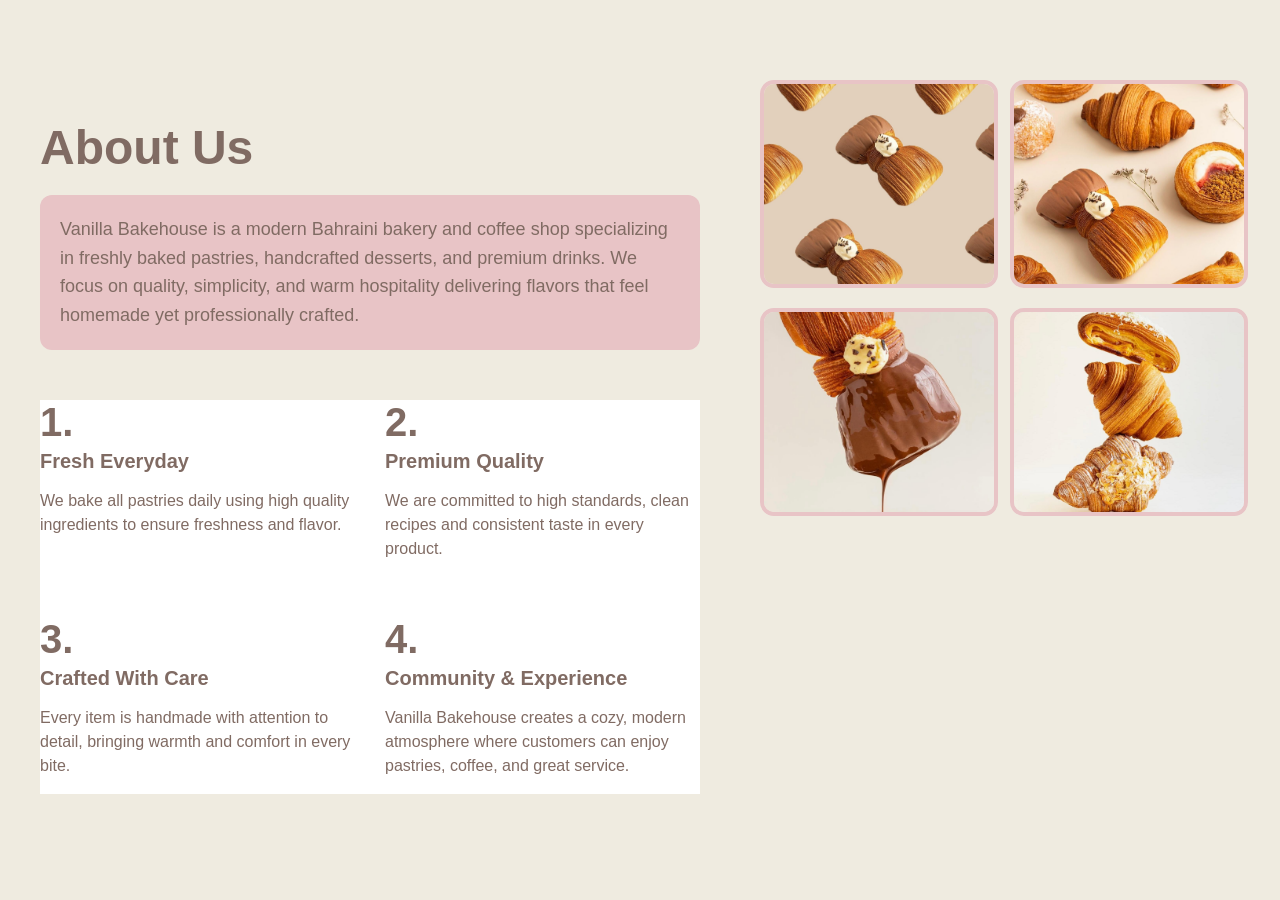
<file: about.html>
<!DOCTYPE html>
<html lang="en">
<head>
  <meta charset="UTF-8">
  <meta name="viewport" content="width=device-width, initial-scale=1.0">
  <title>Vanilla Bakehouse – About Us</title>
  <link rel="stylesheet" href="about.css">
</head>

<body>

<section class="about-section">
  <div class="about-left">

    <h1>About Us</h1>

    <p class="about-text">
      Vanilla Bakehouse is a modern Bahraini bakery and coffee shop specializing
      in freshly baked pastries, handcrafted desserts, and premium drinks.
      We focus on quality, simplicity, and warm hospitality delivering
      flavors that feel homemade yet professionally crafted.
    </p>

    <div class="features">
      <div class="feature">
        <h2>1.</h2>
        <h3>Fresh Everyday</h3>
        <p>We bake all pastries daily using high quality ingredients to ensure freshness and flavor.</p>
      </div>

      <div class="feature">
        <h2>2.</h2>
        <h3>Premium Quality</h3>
        <p>We are committed to high standards, clean recipes and consistent taste in every product.</p>
      </div>

      <div class="feature">
        <h2>3.</h2>
        <h3>Crafted With Care</h3>
        <p>Every item is handmade with attention to detail, bringing warmth and comfort in every bite.</p>
      </div>

      <div class="feature">
        <h2>4.</h2>
        <h3>Community & Experience</h3>
        <p>Vanilla Bakehouse creates a cozy, modern atmosphere where customers can enjoy pastries, coffee, and great service.</p>
      </div>
    </div>
  </div>

  <div class="about-images">
    <img src="image1.jpeg">
    <img src="image2.jpeg">
    <img src="image3.jpeg">
    <img src="image4.jpeg">
  </div>

</section>

</body>
</html>
</file>
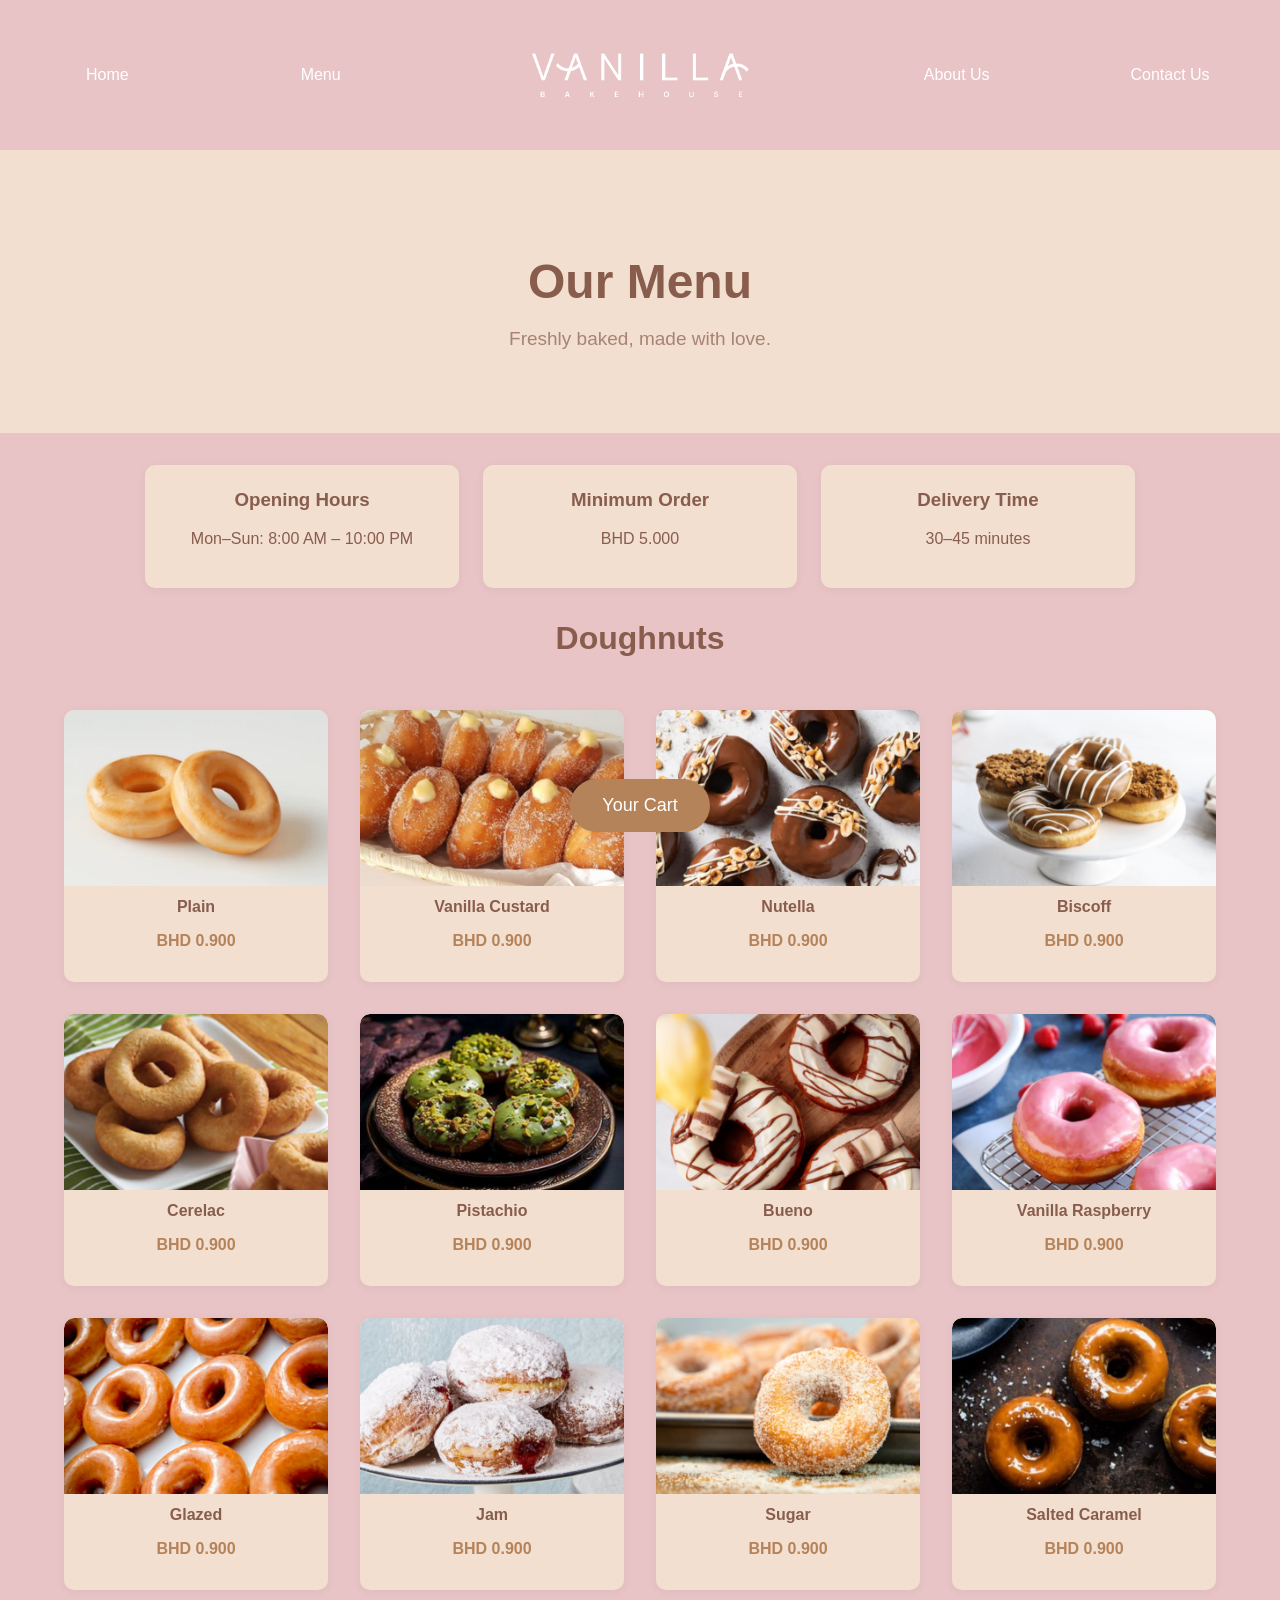
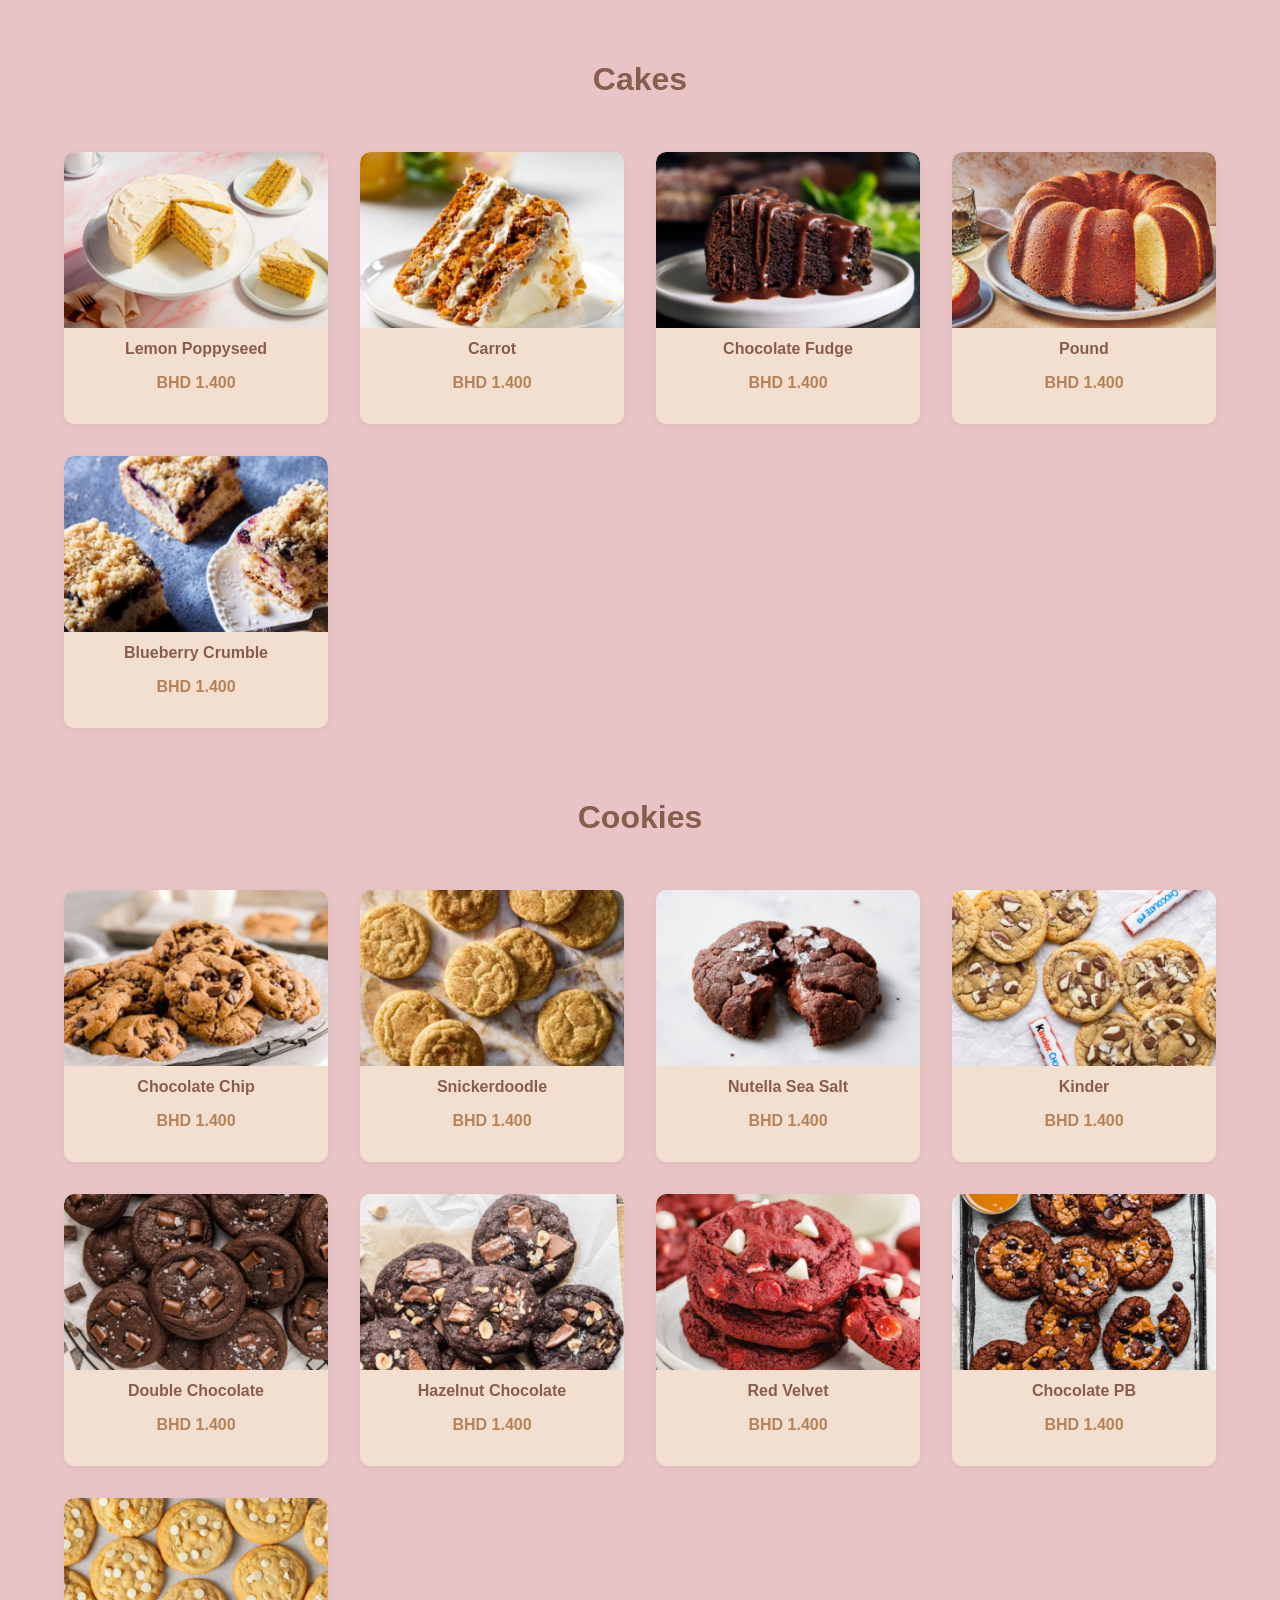
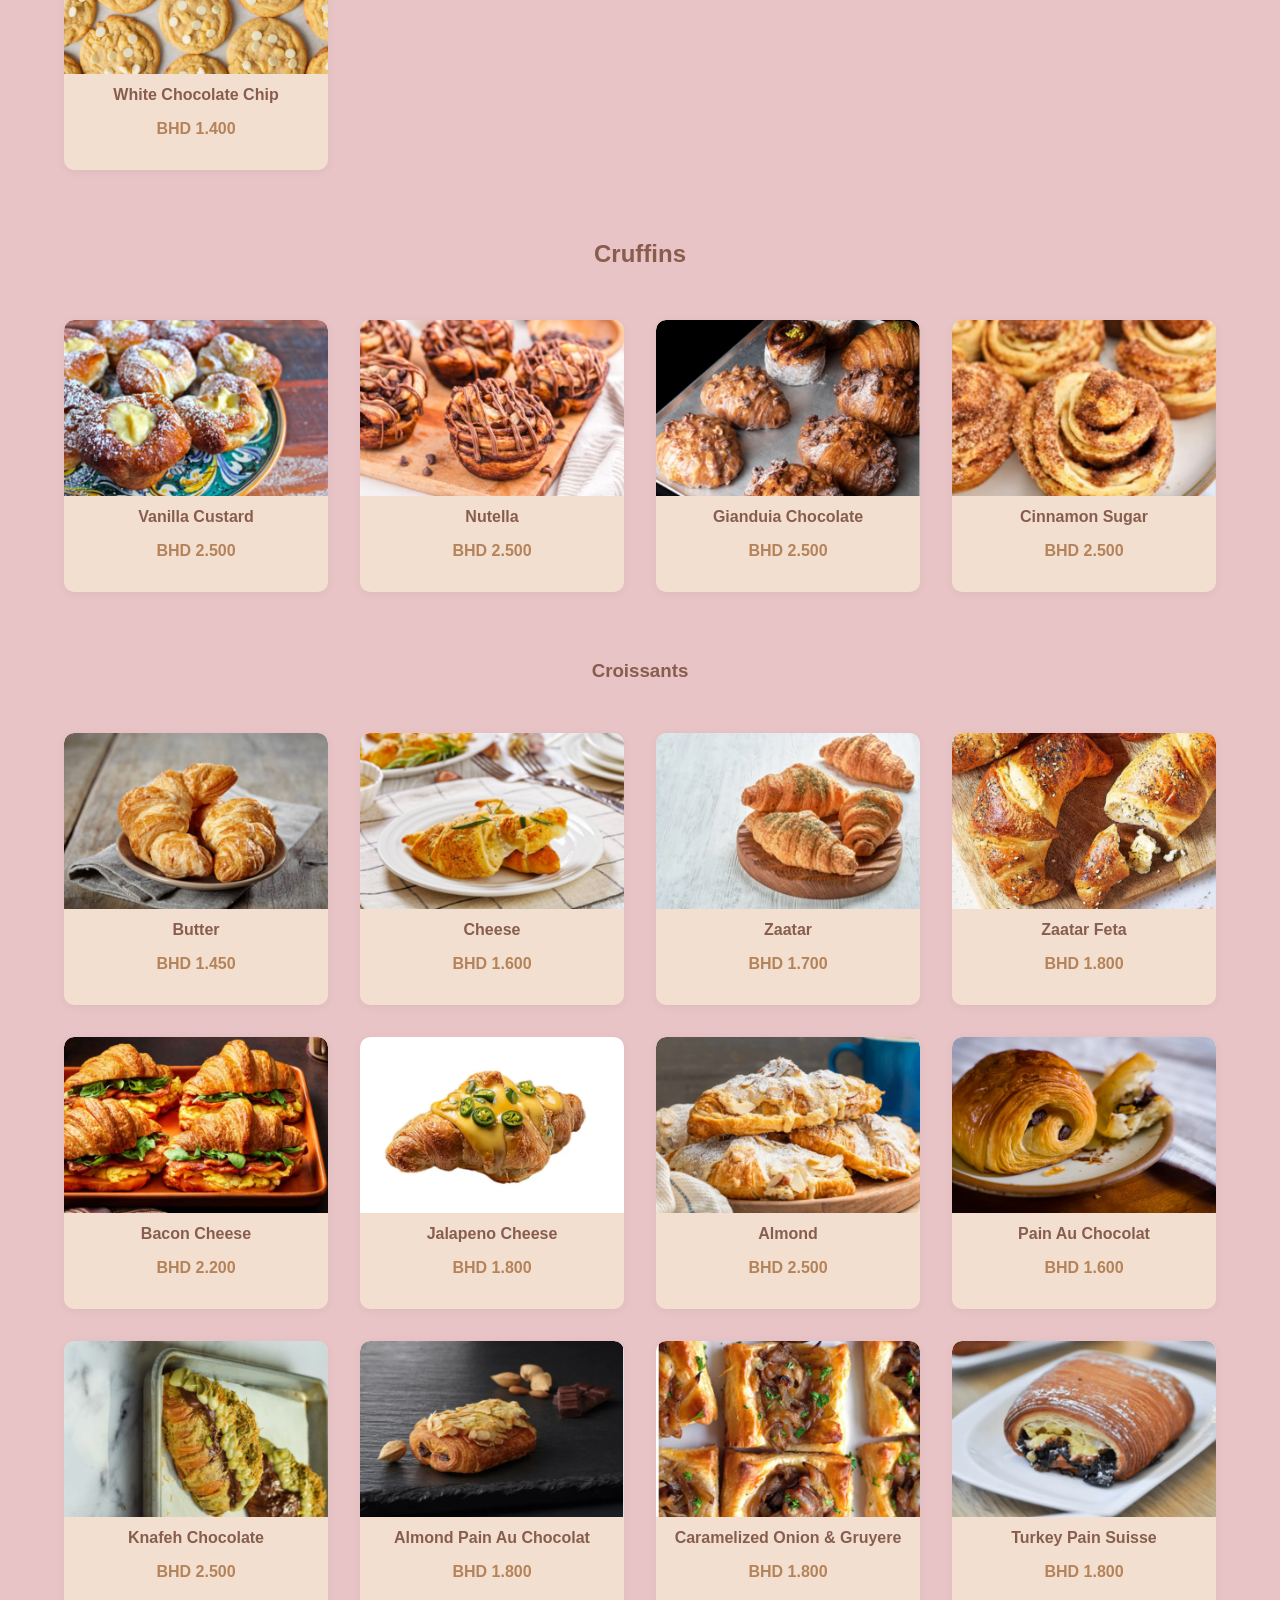
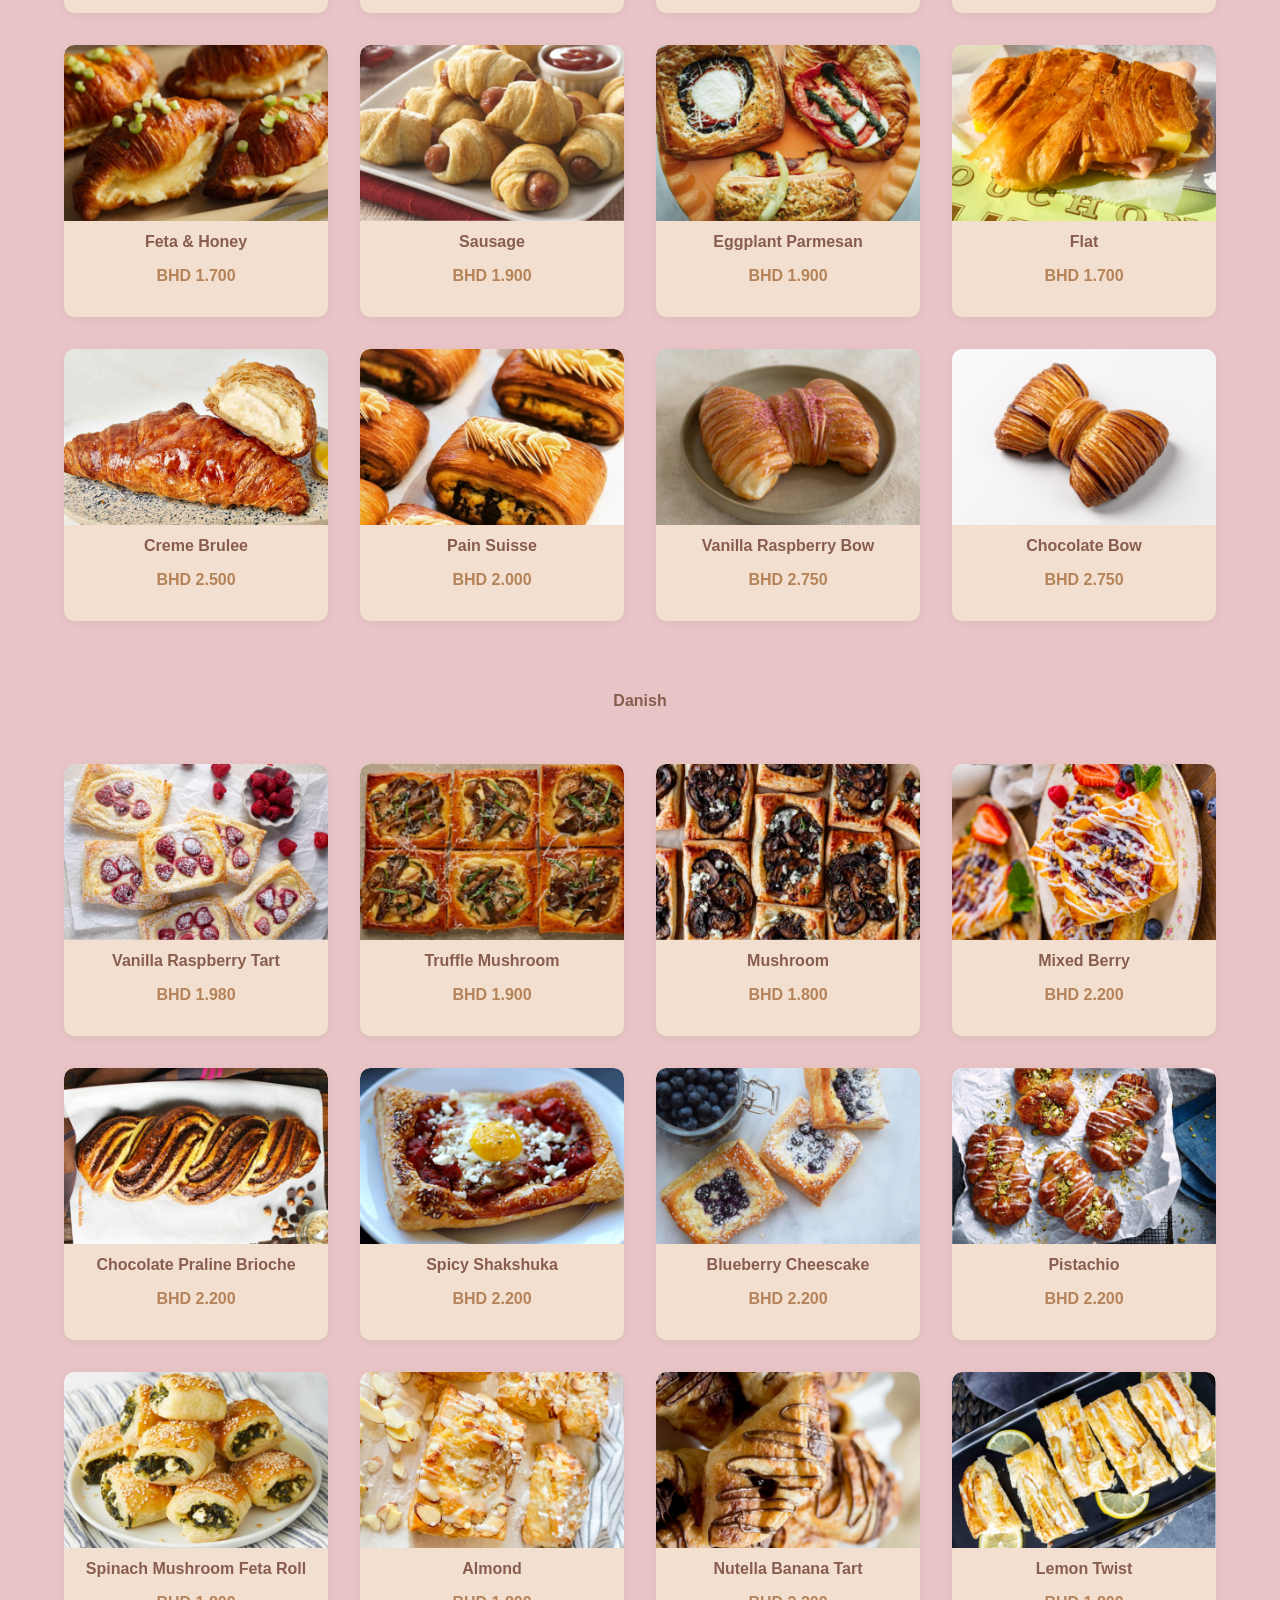
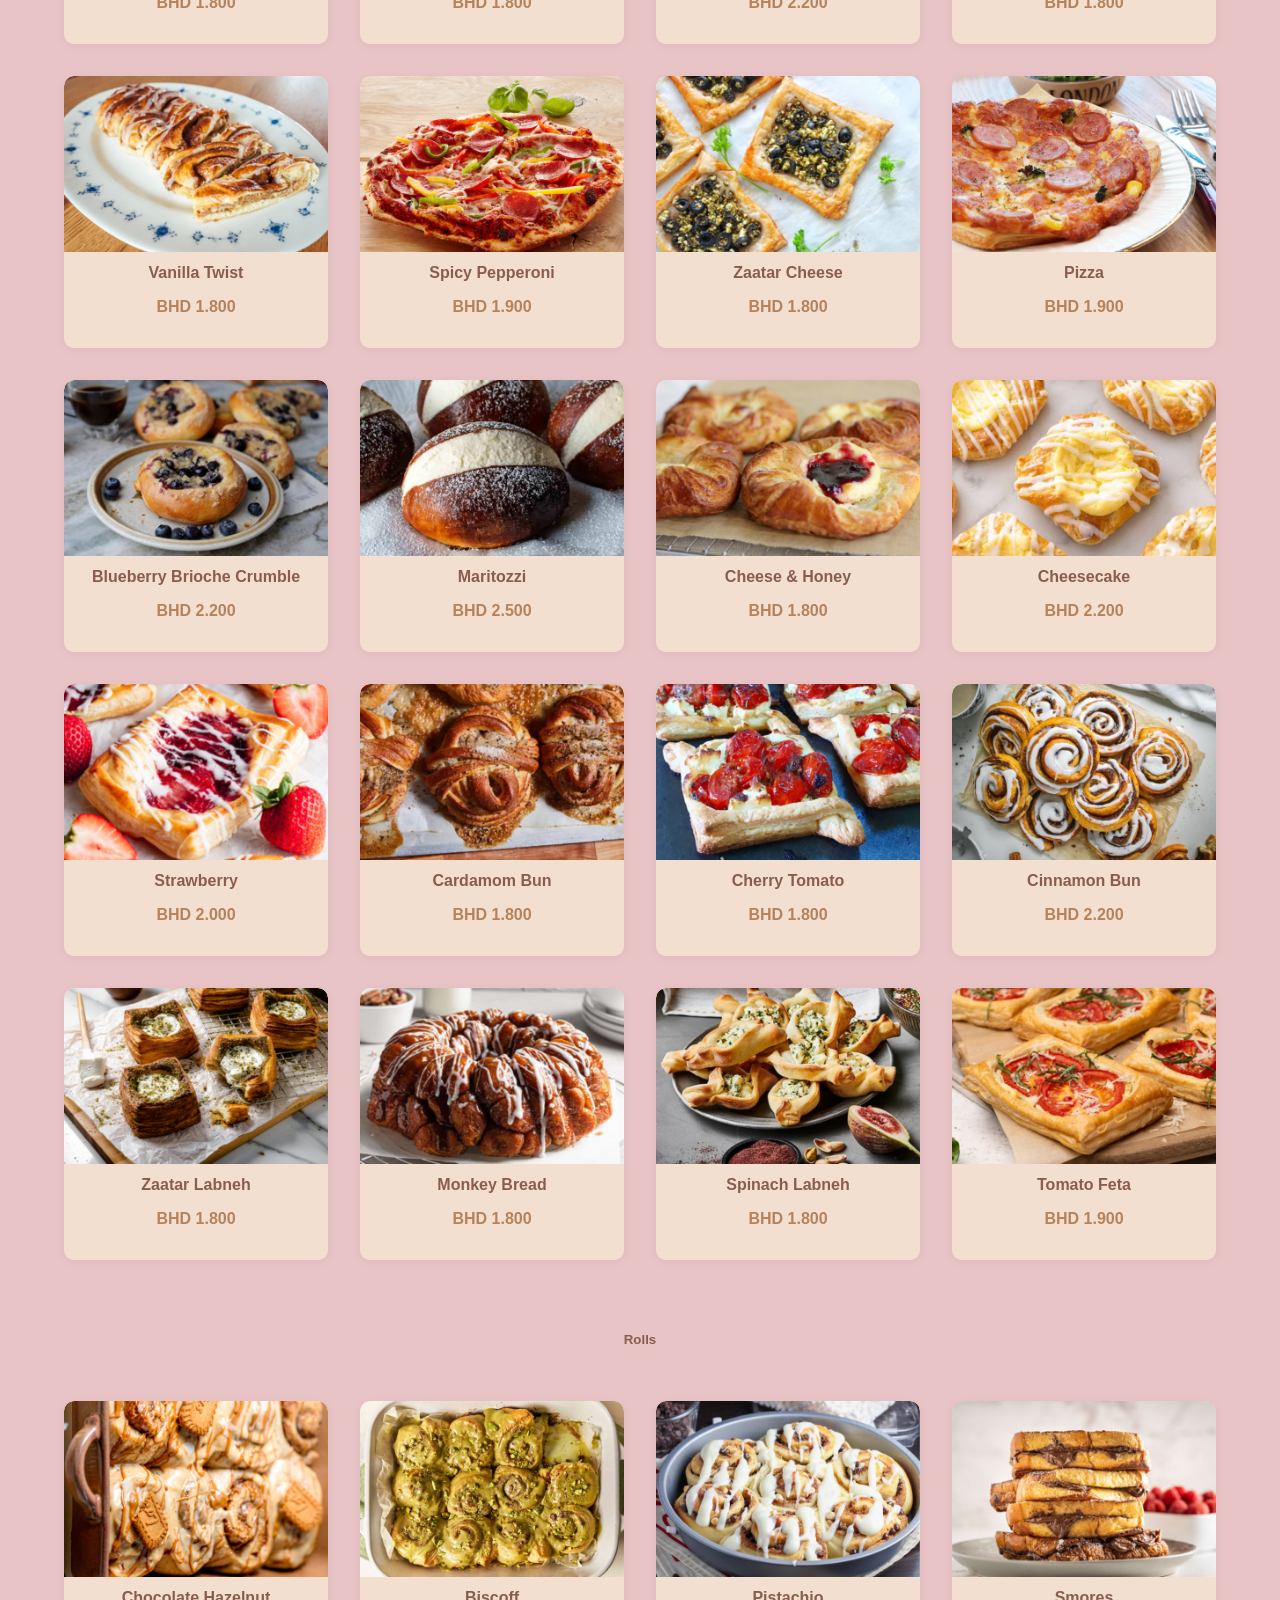
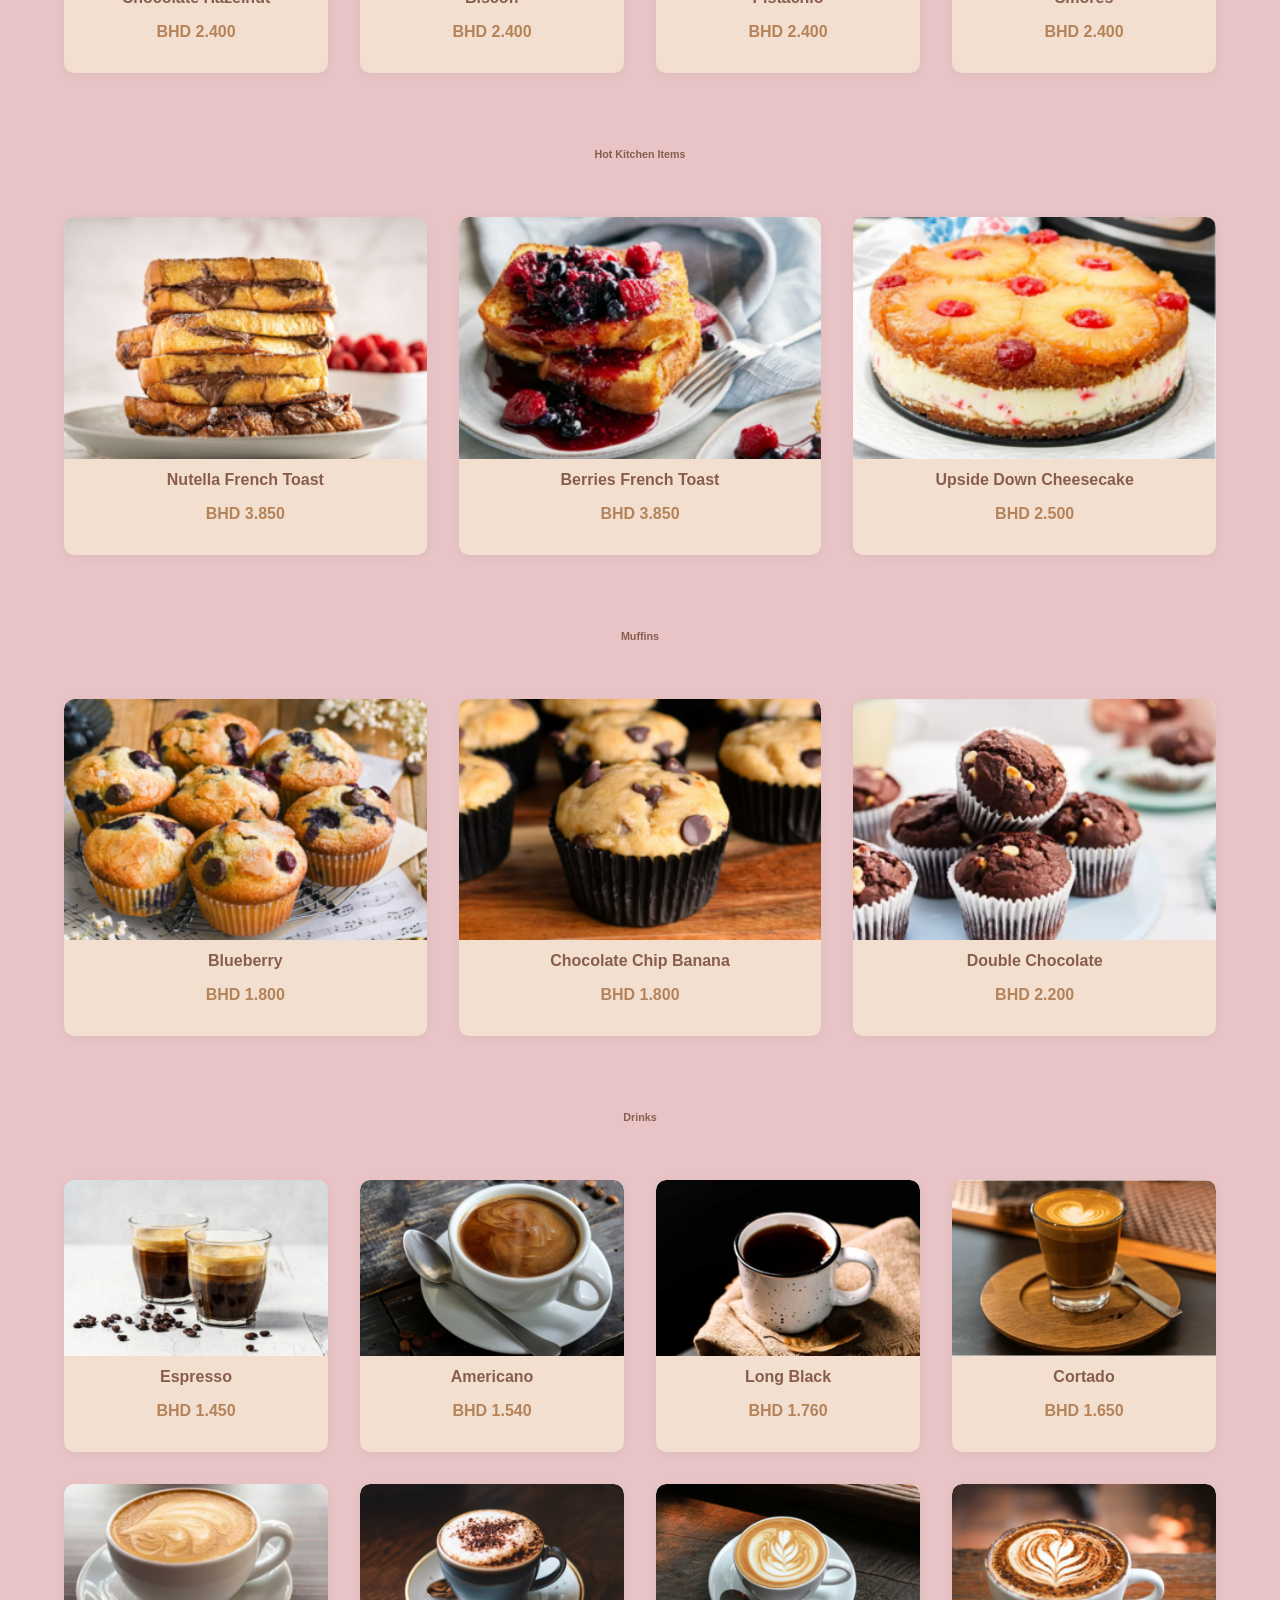
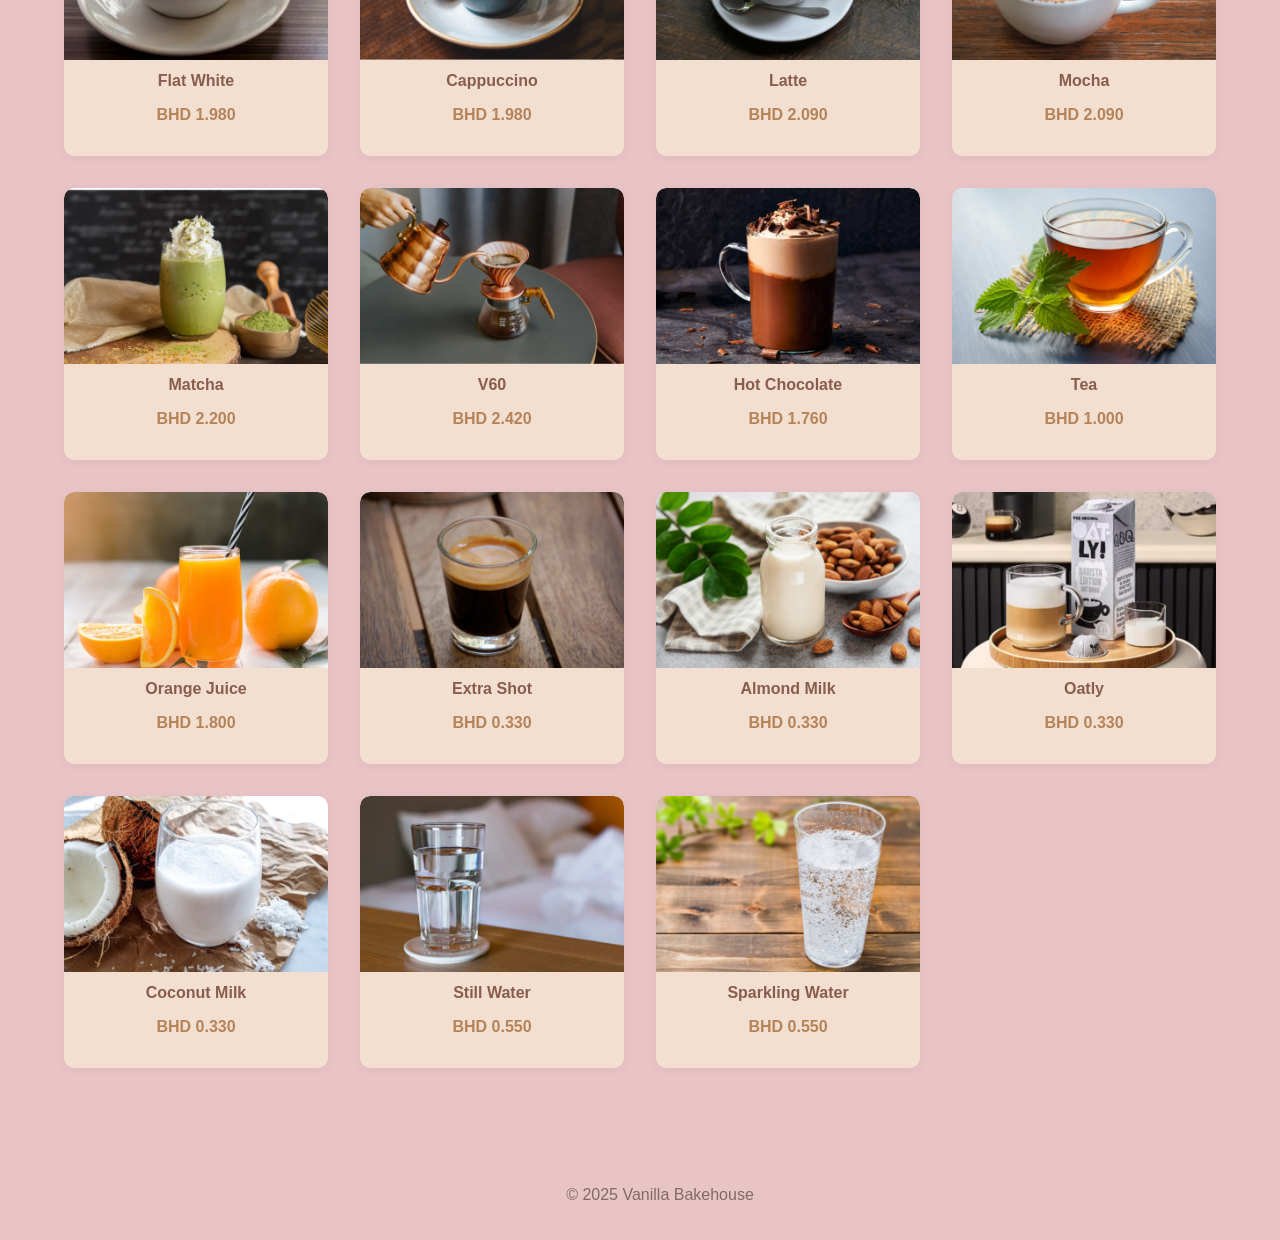
<file: menu.html>
<!DOCTYPE html>
<html>
<head>
  <meta charset="UTF-8">
  <title>Menu</title>
  <link rel="stylesheet" href="style.css">
</head>

<body id="menu">
<nav class="navbar">
    <ul>
      <li><a href="https://danishaeli.github.io/vanilla">Home</a></li>
      <li><a href="#here">Menu</a></li>
    </ul>
    <img src="logo.png" />
    <ul>
      <li><a href="https://maryam-abdali.github.io/About-Us/">About Us</a></li>
      <li><a href="https://maryam-abdali.github.io/Contact-Us/">Contact Us</a></li>
    </ul>
  </nav>
<section class="menu-box">
  
  <h1>Our Menu</h1>
  <p>Freshly baked, made with love.</p>
</section>

<section class="info-boxes">
  <div class="info-card">
    <h3>Opening Hours</h3>
    <p>Mon–Sun: 8:00 AM – 10:00 PM</p>
  </div>
  <div class="info-card">
    <h3>Minimum Order</h3>
    <p>BHD 5.000</p>
  </div>
  <div class="info-card">
    <h3>Delivery Time</h3>
    <p>30–45 minutes</p>
  </div>
</section>
  
<h1 class="foodhead">Doughnuts</h1>
  
<section class="menu-grid">
  <div class="item">
    <img src="donut1.png" alt="Product Image">
    <div class="overlay">
        <button class="add-to-cart">Add to Cart</button>
    </div>
    <h4>Plain</h4>
    <p class="price">BHD 0.900</p>
  </div>

  <div class="item">
    <img src="donut2.png" alt="Product Image">
    <h4>Vanilla Custard</h4>
    <p class="price">BHD 0.900</p>
  </div>

  <div class="item">
    <img src="donut3.png" alt="Product Image">
    <h4>Nutella</h4>
    <p class="price">BHD 0.900</p>
  </div>

  <div class="item">
    <img src="donut4.png" alt="Product Image">
    <h4>Biscoff</h4>
    <p class="price">BHD 0.900</p>
  </div>
  <div class="item">
    <img src="donut5.png" alt="Product Image">
    <h4>Cerelac</h4>
    <p class="price">BHD 0.900</p>
  </div>

  <div class="item">
    <img src="donut6.png" alt="Product Image">
    <h4>Pistachio</h4>
    <p class="price">BHD 0.900</p>
  </div>

  <div class="item">
    <img src="donut7.png" alt="Product Image">
    <h4>Bueno</h4>
    <p class="price">BHD 0.900</p>
  </div>

  <div class="item">
    <img src="donut8.png" alt="Product Image">
      <h4>Vanilla Raspberry</h4>
    <p class="price">BHD 0.900</p>
  </div>
   <div class="item">
    <img src="donut9.png" alt="Product Image">
    <h4>Glazed</h4>
    <p class="price">BHD 0.900</p>
  </div>

  <div class="item">
    <img src="donut10.png" alt="Product Image">
    <h4>Jam</h4>
    <p class="price">BHD 0.900</p>
  </div>

  <div class="item">
    <img src="donut11.png" alt="Product Image">
    <h4>Sugar</h4>
    <p class="price">BHD 0.900</p>
  </div>

  <div class="item">
    <img src="donut12.png" alt="Product Image">
      <h4>Salted Caramel</h4>
    <p class="price">BHD 0.900</p>
  </div>
  </section>
<br>
<h1 class="foodhead">Cakes</h1>
  <section class="menu-grid">
  <div class="item">
    <img src="imgg1.png" alt="Product Image">
    <h4>Lemon Poppyseed</h4>
    <p class="price">BHD 1.400</p>
  </div>

  <div class="item">
    <img src="carrot.png" alt="Product Image">
    <h4>Carrot</h4>
    <p class="price">BHD 1.400</p>
  </div>

  <div class="item">
    <img src="cake3.png" alt="Product Image">
    <h4>Chocolate Fudge</h4>
    <p class="price">BHD 1.400</p>
  </div>

  <div class="item">
    <img src="cake4.png" alt="Product Image">
    <h4>Pound</h4>
    <p class="price">BHD 1.400</p>
  </div>
    <div class="item">
    <img src="cake5.png" alt="Product Image">
    <h4>Blueberry Crumble</h4>
    <p class="price">BHD 1.400</p>
  </div>
  </section>
  <br>
<h1 class="foodhead">Cookies</h1>
  <section class="menu-grid">
  <div class="item">
    <img src="cookie1.png" alt="Product Image">
    <h4>Chocolate Chip</h4>
    <p class="price">BHD 1.400</p>
  </div>

  <div class="item">
    <img src="cookie2.png" alt="Product Image">
    <h4>Snickerdoodle</h4>
    <p class="price">BHD 1.400</p>
  </div>

  <div class="item">
    <img src="cookie3.png" alt="Product Image">
    <h4>Nutella Sea Salt</h4>
    <p class="price">BHD 1.400</p>
  </div>

  <div class="item">
    <img src="cookie4.png" alt="Product Image">
    <h4>Kinder</h4>
    <p class="price">BHD 1.400</p>
  </div>
    <div class="item">
    <img src="cookie5.png" alt="Product Image">
    <h4>Double Chocolate</h4>
    <p class="price">BHD 1.400</p>
  </div>
    <div class="item">
    <img src="cookie6.png" alt="Product Image">
    <h4>Hazelnut Chocolate</h4>
    <p class="price">BHD 1.400</p>
  </div>
    <div class="item">
    <img src="cookie7.png" alt="Product Image">
    <h4>Red Velvet</h4>
    <p class="price">BHD 1.400</p>
  </div>
    <div class="item">
    <img src="cookie8.png" alt="Product Image">
    <h4>Chocolate PB</h4>
    <p class="price">BHD 1.400</p>
  </div>
    <div class="item">
    <img src="cookie9.png" alt="Product Image">
    <h4>White Chocolate Chip</h4>
    <p class="price">BHD 1.400</p>
  </div>
  </section>
     <br>
  <section>
<h1 class="foodhead">Cruffins</h1>
  <section class="menu-grid">
  <div class="item">
    <img src="cruffin1.png" alt="Product Image">
    <h4>Vanilla Custard</h4>
    <p class="price">BHD 2.500</p>
  </div>

  <div class="item">
    <img src="cruffin2.png" alt="Product Image">
    <h4>Nutella</h4>
    <p class="price">BHD 2.500</p>
  </div>

  <div class="item">
    <img src="cruffin3.png" alt="Product Image">
    <h4>Gianduia Chocolate</h4>
    <p class="price">BHD 2.500</p>
  </div>

  <div class="item">
    <img src="cruffin4.png" alt="Product Image">
    <h4>Cinnamon Sugar</h4>
    <p class="price">BHD 2.500</p>
  </div>
  </section>
     <br>
  <section>
<h1 class="foodhead">Croissants</h1>
  <section class="menu-grid">
  <div class="item">
    <img src="croissant1.png" alt="Product Image">
    <h4>Butter</h4>
    <p class="price">BHD 1.450</p>
  </div>

  <div class="item">
    <img src="croissant2.png" alt="Product Image">
    <h4>Cheese</h4>
    <p class="price">BHD 1.600</p>
  </div>

  <div class="item">
    <img src="croissant3.png" alt="Product Image">
    <h4>Zaatar</h4>
    <p class="price">BHD 1.700</p>
  </div>

  <div class="item">
    <img src="croissant35.png" alt="Product Image">
    <h4>Zaatar Feta</h4>
    <p class="price">BHD 1.800</p>
  </div>
    <div class="item">
    <img src="croissant4.png" alt="Product Image">
    <h4>Bacon Cheese</h4>
    <p class="price">BHD 2.200</p>
  </div>
    <div class="item">
    <img src="croissant5.png" alt="Product Image">
    <h4>Jalapeno Cheese</h4>
    <p class="price">BHD 1.800</p>
  </div>
    <div class="item">
    <img src="croissant6.png" alt="Product Image">
    <h4>Almond</h4>
    <p class="price">BHD 2.500</p>
  </div>
    <div class="item">
    <img src="croissant7.png" alt="Product Image">
    <h4>Pain Au Chocolat</h4>
    <p class="price">BHD 1.600</p>
  </div>

  <div class="item">
    <img src="croissant8.png" alt="Product Image">
    <h4>Knafeh Chocolate</h4>
    <p class="price">BHD 2.500</p>
  </div>

  <div class="item">
    <img src="croissant9.png" alt="Product Image">
    <h4>Almond Pain Au Chocolat</h4>
    <p class="price">BHD 1.800</p>
  </div>

    <div class="item">
    <img src="croissant11.png" alt="Product Image">
    <h4>Caramelized Onion & Gruyere</h4>
    <p class="price">BHD 1.800</p>
  </div>
    <div class="item">
    <img src="croissant115.png" alt="Product Image">
    <h4>Turkey Pain Suisse</h4>
    <p class="price">BHD 1.800</p>
  </div>
    <div class="item">
    <img src="croissant12.png" alt="Product Image">
    <h4>Feta & Honey</h4>
    <p class="price">BHD 1.700</p>
  </div>
     <div class="item">
    <img src="croissant13.png" alt="Product Image">
    <h4>Sausage</h4>
    <p class="price">BHD 1.900</p>
  </div>
    <div class="item">
    <img src="croissant14.png" alt="Product Image">
    <h4>Eggplant Parmesan</h4>
    <p class="price">BHD 1.900</p>
  </div>
    <div class="item">
    <img src="croissant15.png" alt="Product Image">
    <h4>Flat</h4>
    <p class="price">BHD 1.700</p>
  </div>
    <div class="item">
    <img src="croissant16.png" alt="Product Image">
    <h4>Creme Brulee</h4>
    <p class="price">BHD 2.500</p>
  </div>
     <div class="item">
    <img src="croissant17.png" alt="Product Image">
    <h4>Pain Suisse</h4>
    <p class="price">BHD 2.000</p>
  </div>
    <div class="item">
    <img src="croissant18.png" alt="Product Image">
    <h4>Vanilla Raspberry Bow</h4>
    <p class="price">BHD 2.750</p>
  </div>
    <div class="item">
    <img src="croissant19.png" alt="Product Image">
    <h4>Chocolate Bow</h4>
    <p class="price">BHD 2.750</p>
  </div>
  </section>
    <br>
    <section>
<h1 class="foodhead">Danish</h1>
  <section class="menu-grid">
  <div class="item">
    <img src="danish1.png" alt="Product Image">
    <h4>Vanilla Raspberry Tart</h4>
    <p class="price">BHD 1.980</p>
  </div>

  <div class="item">
    <img src="danish2.png" alt="Product Image">
    <h4>Truffle Mushroom</h4>
    <p class="price">BHD 1.900</p>
  </div>

  <div class="item">
    <img src="danish3.png" alt="Product Image">
    <h4>Mushroom</h4>
    <p class="price">BHD 1.800</p>
  </div>

  <div class="item">
    <img src="danish4.png" alt="Product Image">
    <h4>Mixed Berry</h4>
    <p class="price">BHD 2.200</p>
  </div>
    <div class="item">
    <img src="danish5.png" alt="Product Image">
    <h4>Chocolate Praline Brioche</h4>
    <p class="price">BHD 2.200</p>
  </div>
    <div class="item">
    <img src="danish6.png" alt="Product Image">
    <h4>Spicy Shakshuka</h4>
    <p class="price">BHD 2.200</p>
  </div>
    <div class="item">
    <img src="danish7.png" alt="Product Image">
    <h4>Blueberry Cheescake</h4>
    <p class="price">BHD 2.200</p>
  </div>
    <div class="item">
    <img src="danish8.png" alt="Product Image">
    <h4>Pistachio</h4>
    <p class="price">BHD 2.200</p>
  </div>

  <div class="item">
    <img src="danish9.png" alt="Product Image">
    <h4>Spinach Mushroom Feta Roll</h4>
    <p class="price">BHD 1.800</p>
  </div>

  <div class="item">
    <img src="danish10.png" alt="Product Image">
    <h4>Almond</h4>
    <p class="price">BHD 1.800</p>
  </div>

  <div class="item">
    <img src="danish11.png" alt="Product Image">
    <h4>Nutella Banana Tart</h4>
    <p class="price">BHD 2.200</p>
  </div>
    <div class="item">
    <img src="danish12.png" alt="Product Image">
    <h4>Lemon Twist</h4>
    <p class="price">BHD 1.800</p>
  </div>
    <div class="item">
    <img src="danish13.png" alt="Product Image">
    <h4>Vanilla Twist</h4>
    <p class="price">BHD 1.800</p>
  </div>
    <div class="item">
    <img src="danish14.png" alt="Product Image">
    <h4>Spicy Pepperoni</h4>
    <p class="price">BHD 1.900</p>
  </div>
     <div class="item">
    <img src="danish145.png" alt="Product Image">
    <h4>Zaatar Cheese</h4>
    <p class="price">BHD 1.800</p>
  </div>
    <div class="item">
    <img src="danish15.png" alt="Product Image">
    <h4>Pizza</h4>
    <p class="price">BHD 1.900</p>
  </div>
    <div class="item">
    <img src="danish16.png" alt="Product Image">
    <h4>Blueberry Brioche Crumble</h4>
    <p class="price">BHD 2.200</p>
  </div>
    <div class="item">
    <img src="danish17.png" alt="Product Image">
    <h4>Maritozzi</h4>
    <p class="price">BHD 2.500</p>
  </div>
     <div class="item">
    <img src="danish18.png" alt="Product Image">
    <h4>Cheese & Honey</h4>
    <p class="price">BHD 1.800</p>
  </div>
    <div class="item">
    <img src="danish19.png" alt="Product Image">
    <h4>Cheesecake</h4>
    <p class="price">BHD 2.200</p>
  </div>
    <div class="item">
    <img src="danish20.png" alt="Product Image">
    <h4>Strawberry</h4>
    <p class="price">BHD 2.000</p>
  </div>
     <div class="item">
    <img src="danish21.png" alt="Product Image">
    <h4>Cardamom Bun</h4>
    <p class="price">BHD 1.800</p>
  </div>

  <div class="item">
    <img src="danish22.png" alt="Product Image">
    <h4>Cherry Tomato</h4>
    <p class="price">BHD 1.800</p>
  </div>

  <div class="item">
    <img src="danish23.png" alt="Product Image">
    <h4>Cinnamon Bun</h4>
    <p class="price">BHD 2.200</p>
  </div>

  <div class="item">
    <img src="danish24.png" alt="Product Image">
    <h4>Zaatar Labneh</h4>
    <p class="price">BHD 1.800</p>
  </div>
    <div class="item">
    <img src="danish25.png" alt="Product Image">
    <h4>Monkey Bread</h4>
    <p class="price">BHD 1.800</p>
  </div>
    <div class="item">
    <img src="danish26.png" alt="Product Image">
    <h4>Spinach Labneh</h4>
    <p class="price">BHD 1.800</p>
  </div>
    <div class="item">
    <img src="danish27.png" alt="Product Image">
    <h4>Tomato Feta</h4>
    <p class="price">BHD 1.900</p>
  </div>
  </section>
      <br>
      <section>
<h1 class="foodhead">Rolls</h1>
  <section class="menu-grid">
  <div class="item">
    <img src="rolls1.png" alt="Product Image">
    <h4>Chocolate Hazelnut</h4>
    <p class="price">BHD 2.400</p>
  </div>

  <div class="item">
    <img src="rolls2.png" alt="Product Image">
    <h4>Biscoff</h4>
    <p class="price">BHD 2.400</p>
  </div>

  <div class="item">
    <img src="rolls3.png" alt="Product Image">
    <h4>Pistachio</h4>
    <p class="price">BHD 2.400</p>
  </div>

  <div class="item">
    <img src="rolls4.png" alt="Product Image">
    <h4>Smores</h4>
    <p class="price">BHD 2.400</p>
  </div>
  </section>
         <br>
      <section>
<h1 class="foodhead">Hot Kitchen Items</h1>
  <section class="menu-grid">
  <div class="item">
    <img src="hot1.png" alt="Product Image">
    <h4>Nutella French Toast</h4>
    <p class="price">BHD 3.850</p>
  </div>

  <div class="item">
    <img src="hot2.png" alt="Product Image">
    <h4>Berries French Toast</h4>
    <p class="price">BHD 3.850</p>
  </div>

  <div class="item">
    <img src="hot3.png" alt="Product Image">
    <h4>Upside Down Cheesecake</h4>
    <p class="price">BHD 2.500</p>
  </div>
  </section>
     <br>
        <h1 class="foodhead">Muffins</h1>
  <section class="menu-grid">
  <div class="item">
    <img src="muffin1.png" alt="Product Image">
    <h4>Blueberry</h4>
    <p class="price">BHD 1.800</p>
  </div>

  <div class="item">
    <img src="muffin2.png" alt="Product Image">
    <h4>Chocolate Chip Banana</h4>
    <p class="price">BHD 1.800</p>
  </div>

  <div class="item">
    <img src="muffin3.png" alt="Product Image">
    <h4>Double Chocolate</h4>
    <p class="price">BHD 2.200</p>
  </div>
  </section>
     <br>
    <section>
<h1 class="foodhead">Drinks</h1>
  <section class="menu-grid">
  <div class="item">
    <img src="drink1.png" alt="Product Image">
    <h4>Espresso</h4>
    <p class="price">BHD 1.450</p>
  </div>

  <div class="item">
    <img src="drink2.png" alt="Product Image">
    <h4>Americano</h4>
    <p class="price">BHD 1.540</p>
  </div>

  <div class="item">
    <img src="drink3.png" alt="Product Image">
    <h4>Long Black</h4>
    <p class="price">BHD 1.760</p>
  </div>

  <div class="item">
    <img src="drink4.png" alt="Product Image">
    <h4>Cortado</h4>
    <p class="price">BHD 1.650</p>
  </div>
    <div class="item">
    <img src="drink5.png" alt="Product Image">
    <h4>Flat White</h4>
    <p class="price">BHD 1.980</p>
  </div>
    <div class="item">
    <img src="drink6.png" alt="Product Image">
    <h4>Cappuccino</h4>
    <p class="price">BHD 1.980</p>
  </div>
    <div class="item">
    <img src="drink7.png" alt="Product Image">
    <h4>Latte</h4>
    <p class="price">BHD 2.090</p>
  </div>
    <div class="item">
    <img src="drink8.png" alt="Product Image">
    <h4>Mocha</h4>
    <p class="price">BHD 2.090</p>
  </div>

  <div class="item">
    <img src="drink9.png" alt="Product Image">
    <h4>Matcha</h4>
    <p class="price">BHD 2.200</p>
  </div>

  <div class="item">
    <img src="drink10.png" alt="Product Image">
    <h4>V60</h4>
    <p class="price">BHD 2.420</p>
  </div>

  <div class="item">
    <img src="drink11.png" alt="Product Image">
    <h4>Hot Chocolate</h4>
    <p class="price">BHD 1.760</p>
  </div>
    <div class="item">
    <img src="drink12.png" alt="Product Image">
    <h4>Tea</h4>
    <p class="price">BHD 1.000</p>
  </div>
    <div class="item">
    <img src="drink13.png" alt="Product Image">
    <h4>Orange Juice</h4>
    <p class="price">BHD 1.800</p>
  </div>

  <div class="item">
    <img src="drink14.png" alt="Product Image">
    <h4>Extra Shot</h4>
    <p class="price">BHD 0.330</p>
  </div>

  <div class="item">
    <img src="drink15.png" alt="Product Image">
    <h4>Almond Milk</h4>
    <p class="price">BHD 0.330</p>
  </div>

  <div class="item">
    <img src="drink16.png" alt="Product Image">
    <h4>Oatly</h4>
    <p class="price">BHD 0.330</p>
  </div>
    <div class="item">
    <img src="drink17.png" alt="Product Image">
    <h4>Coconut Milk</h4>
    <p class="price">BHD 0.330</p>
  </div>
    <div class="item">
    <img src="drink18.png" alt="Product Image">
    <h4>Still Water</h4>
    <p class="price">BHD 0.550</p>
  </div>
    <div class="item">
    <img src="drink19.png" alt="Product Image">
    <h4>Sparkling Water</h4>
    <p class="price">BHD 0.550</p>
  </div>
  </section>
<div class="cart-button">
  <button>Your Cart</button>
</div>
    </section>
      </section>
      </section>
    </section>
  </section>
  </section>
</body>
  <footer class="footer">
  <p>© 2025 Vanilla Bakehouse</p>
</footer>
</html>
</file>
<file: about.css>
:root {
  --pink: #e8c4c6;
  --brown: #806b63;
  --beige: #e2d0bc;
  --cream: #efebe0;
}

body {
  font-family: "Inter", sans-serif;
  background: var(--cream);
  color: var(--brown);
  margin: 0;
  padding: 0;
}

.about-section {
  max-width: 1300px;
  margin: auto;
  padding: 80px 40px;
  display: flex;
  justify-content: space-between;
  align-items: flex-start;
  gap: 60px;
}

.about-left {
  width: 55%;
}

.about-left h1 {
  font-size: 48px;
  margin-bottom: 20px;
  font-weight: 600;
  color: var(--brown);
}

.about-text {
  font-size: 18px;
  line-height: 1.6;
  background: var(--pink);
  padding: 20px;
  border-radius: 12px;
  margin-bottom: 50px;
  color: var(--brown);
}

.features {
  display: grid;
  grid-template-columns: repeat(2, 1fr);
  gap: 40px 30px;
  background:white;
}

.feature h2 {
  font-size: 40px;
  margin: 0;
  color: var(--brown);
  font-weight: 700;
}

.feature h3 {
  margin: 5px 0;
  font-size: 20px;
  font-weight: 600;
}

.feature p {
  font-size: 16px;
  line-height: 1.5;
}

.about-images {
  width: 40%;
  display: grid;
  grid-template-columns: 1fr 1fr;
  gap: 20px;
}

.about-images img {
  width: 100%;
  height: 200px;
  object-fit: cover;
  border-radius: 14px;
  border: 4px solid var(--pink);
  background: var(--beige);
}

@media (max-width: 998px) {
  .about-section {
    flex-direction: column;
  }

  .about-left,
  .about-images {
    width: 100%;
  }

  .about-images img {
    height: 180px;
  }
}
</file>
<file: style.css>
#menu {
  font-family: "Tahoma", sans-serif;
  margin: 0;
  background: #e8c4c6;
  color: #333;
}


.menu-box {
  text-align: center;
  padding: 64px 16px; 
  background: #f2dfcf;
  color: #885d4e;
}

.menu-box h1 {
  font-size: 48px;
  margin-bottom: 8px;
}

.menu-box p {
  font-size: 19px; 
  opacity: 0.7;
}


.add-to-cart {
  background: #ff8a00;
  color: white;
  border: none;
  padding: 12px 18px;
  border-radius: 8px;
  font-weight: bold;
  cursor: pointer;
  transition: 0.2s;
}


.info-boxes {
  display: flex;
  justify-content: center;
  gap: 24px;
  margin: 32px auto; 
  flex-wrap: wrap;
  color: #885d4e;
}

.info-card {
  background: #f2dfcf;
  padding: 24px 32px; 
  border-radius: 10px;
  box-shadow: 0 2px 10px rgba(0,0,0,0.05);
  text-align: center;
  width: 250px;
}

.info-card h3 {
  margin-top: 0;
}


.foodhead {
  display: flex;
  justify-content: center;
  color: #885d4e;
}


.menu-grid {
  display: grid;
  grid-template-columns: repeat(auto-fit, minmax(220px, 1fr));
  gap: 32px; 
  padding: 32px; 
  width: 90%;
  margin: auto;
}


.item {
  background: #f2dfcf;
  border-radius: 10px;
  padding-bottom: 16px;
  box-shadow: 0 2px 10px rgba(0,0,0,0.05);
  text-align: center;
  color: #885d4e;
  position: relative;
  overflow: hidden;
}

.item img {
  width: 100%;
  border-radius: 10px 10px 0 0;
  object-fit: cover;
}

.item h4 {
  margin: 8px 0; 
}

.price {
  color: #b5835a;
  font-weight: bold;
}


.overlay {
  position: absolute;
  top: 0;
  left: 0;
  right: 0;
  bottom: 0;
  background: rgba(0,0,0,0.4);
  display: flex;
  justify-content: center;
  align-items: center;
  opacity: 0;
  transition: 0.3s ease;
}

.item:hover .overlay {
  opacity: 1;
}


.add-to-cart {
  padding: 10px 15px;
  background-color: white;
  color: #333;
  border: none;
  cursor: pointer;
  border-radius: 4px;
  font-weight: 600;
  transition: 0.2s;
}

.add-to-cart:hover {
  background-color: #f1e8da;
}


.cart-button {
  text-align: center;
  margin: 48px 0; 
  position: fixed;
  z-index: 999;
  justify-content: center;
  bottom: 20px; 
  left: 0;
  right: 0;
  display: flex; 
}

.cart-button button {
  padding: 16px 32px; 
  border: none;
  background: #b5835a;
  color: white;
  font-size: 18px; 
  border-radius: 30px;
  cursor: pointer;
  transition: 0.3s;
}

.cart-button button:hover {
  background: pink;
}

.navbar {
  width: 100%;
  background: #e8c4c6;
  display: flex;
  align-items: center;
  ul {
    display: flex;
    flex: 1;
    list-style-type: none;
    justify-content: space-around;
    a {
      color: #fff;
      text-decoration: none;
    }
  }
  img {
    flex: 1;
    height: 150px;
    width: 650px;
    object-fit: cover;
  }
}
.footer {
  background-color: #E8C4C6;
  color:#806B63;
  text-align: center;
  padding: 20px;
  margin-top: 50px;
  width: 100%;
}
/* Ghadeer's CSS */

.homepage {
  margin: 0;
  font-family: "Tahoma", sans-serif;
}


.navbar {
  width: 100%;
  background: #e8c4c6;
  display: flex;
  align-items: center;
}

.navbar ul {
  display: flex;
  flex: 1;
  list-style-type: none;
  justify-content: space-around;
  padding: 0;
  margin: 0;
}

.navbar ul a {
  color: #fff;
  text-decoration: none;
}

.navbar img {
  flex: 1;
  height: 150px;
  width: 650px;
  object-fit: cover;
}


.main-container {
  position: relative;
}

.main-container img {
  height: 1000px;
  width: 100%;
  object-fit: cover;
  filter: brightness(0.8);
}

.button-menu {
  position: absolute;
  top: 55%;
  left: 50%;
  transform: translate(-50%, -50%);
  border: 2px solid #fff;
  padding: 10px;
}

.button-menu a {
  color: #fff;
  text-decoration: none;
}

.button-menu:hover {
  background: #e8c4c6;
  border: 2px solid #e8c4c6;
  transform: scale(1.1) translate(-50%, -50%);
}

.main-menu {
  position: absolute;
  top: 40%;
  left: 50%;
  transform: translate(-50%, -60%);
  color: #fff;
  text-align: center;
  font-size: 45px;
}


@media (max-width: 768px) {
  .main-container img {
    height: 600px;
  }
}

@media (max-width: 480px) {
  .main-container img {
    height: 450px;
  }
}
</file>
